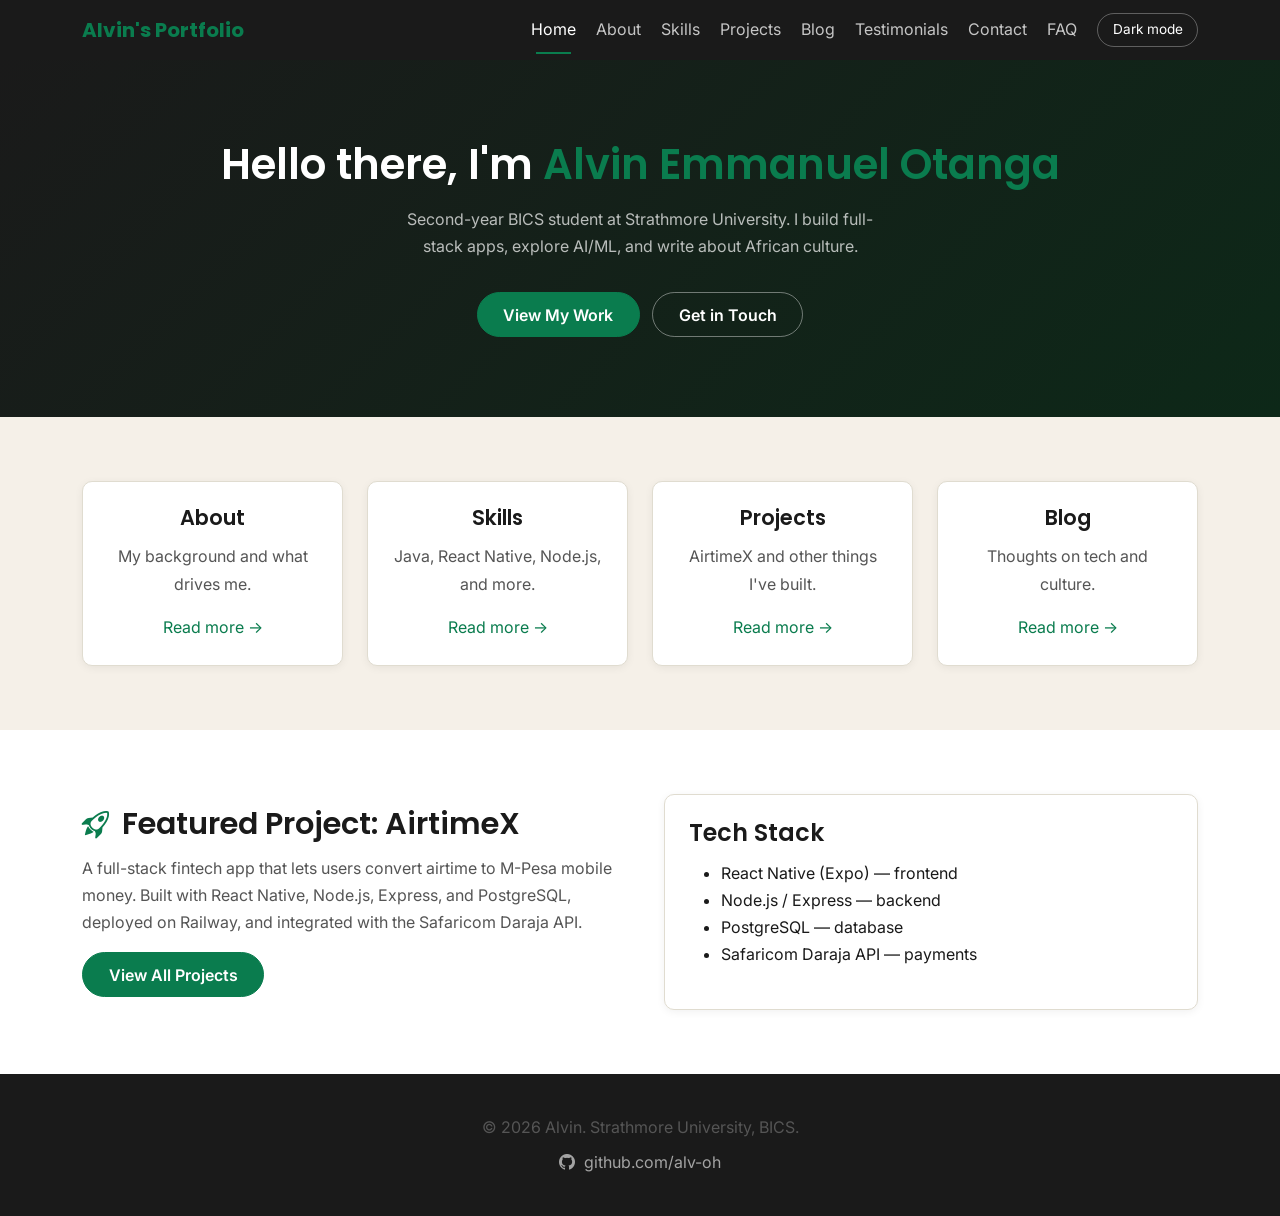
<file: index.html>
<!DOCTYPE html>
<html lang="en" data-theme="light">

<head>
  <meta charset="UTF-8" />
  <meta name="viewport" content="width=device-width, initial-scale=1.0" />
  <meta name="description" content="Alvin — BICS student at Strathmore University, Nairobi. Builder of AirtimeX." />
  <title>Alvin's Portfolio — Software Developer</title>

  <link href="https://fonts.googleapis.com/css2?family=Poppins:wght@600;700&family=Inter:wght@400;500;600&display=swap"
    rel="stylesheet" />
  <link href="https://cdn.jsdelivr.net/npm/bootstrap@5.3.3/dist/css/bootstrap.min.css" rel="stylesheet" />
  <link href="https://cdn.jsdelivr.net/npm/bootstrap-icons@1.11.3/font/bootstrap-icons.min.css" rel="stylesheet" />
  <link rel="stylesheet" href="css/styles.css" />
</head>

<body>

  <!-- ============ NAVBAR ============ -->
  <nav class="navbar navbar-expand-lg navbar-dark bg-custom sticky-top" aria-label="Main navigation">
    <div class="container">
      <a class="navbar-brand" href="index.html">Alvin's Portfolio</a>

      <button class="navbar-toggler" type="button" data-bs-toggle="collapse" data-bs-target="#navMenu"
        aria-controls="navMenu" aria-expanded="false" aria-label="Toggle navigation menu">
        <span class="navbar-toggler-icon"></span>
      </button>

      <div class="collapse navbar-collapse" id="navMenu">
        <ul class="navbar-nav ms-auto align-items-center gap-1">
          <li class="nav-item"><a class="nav-link active" href="index.html">Home</a></li>
          <li class="nav-item"><a class="nav-link" href="about.html">About</a></li>
          <li class="nav-item"><a class="nav-link" href="skills.html">Skills</a></li>
          <li class="nav-item"><a class="nav-link" href="projects.html">Projects</a></li>
          <li class="nav-item"><a class="nav-link" href="blog.html">Blog</a></li>
          <li class="nav-item"><a class="nav-link" href="testimonials.html">Testimonials</a></li>
          <li class="nav-item"><a class="nav-link" href="contact.html">Contact</a></li>
          <li class="nav-item"><a class="nav-link" href="faq.html">FAQ</a></li>
          <li class="nav-item ms-2">
            <button class="theme-btn" id="theme-btn" aria-label="Toggle dark and light mode">Dark mode</button>
          </li>
        </ul>
      </div>
    </div>
  </nav>

  <main>

    <!-- ============ HERO ============ -->
    <section class="hero">
      <div class="container">
        <h1>Hello there, I'm <span>Alvin Emmanuel Otanga</span></h1>
        <p>Second-year BICS student at Strathmore University. I build full-stack apps, explore AI/ML, and write about
          African culture.</p>
        <a href="projects.html" class="btn btn-green me-2">View My Work</a>
        <a href="contact.html" class="btn btn-outline-custom">Get in Touch</a>
      </div>
    </section>

    <!-- ============ QUICK LINKS ============ -->
    <section class="section">
      <div class="container">
        <div class="row g-4 text-center">

          <div class="col-lg-3 col-md-6 col-sm-6">
            <div class="card-simple">
              <h3>About</h3>
              <p>My background and what drives me.</p>
              <a href="about.html">Read more &rarr;</a>
            </div>
          </div>

          <div class="col-lg-3 col-md-6 col-sm-6">
            <div class="card-simple">
              <h3>Skills</h3>
              <p>Java, React Native, Node.js, and more.</p>
              <a href="skills.html">Read more &rarr;</a>
            </div>
          </div>

          <div class="col-lg-3 col-md-6 col-sm-6">
            <div class="card-simple">
              <h3>Projects</h3>
              <p>AirtimeX and other things I've built.</p>
              <a href="projects.html">Read more &rarr;</a>
            </div>
          </div>

          <div class="col-lg-3 col-md-6 col-sm-6">
            <div class="card-simple">
              <h3>Blog</h3>
              <p>Thoughts on tech and culture.</p>
              <a href="blog.html">Read more &rarr;</a>
            </div>
          </div>

        </div>
      </div>
    </section>

    <!-- ============ FEATURED PROJECT ============ -->
    <section class="section" style="background: var(--surface);">
      <div class="container">
        <div class="row align-items-center g-5">
          <div class="col-lg-6">
            <h2><i class="bi bi-rocket-takeoff" aria-hidden="true"></i> Featured Project: AirtimeX</h2>
            <p>A full-stack fintech app that lets users convert airtime to M-Pesa mobile money. Built with React Native,
              Node.js, Express, and PostgreSQL, deployed on Railway, and integrated with the Safaricom Daraja API.</p>
            <a href="projects.html" class="btn btn-green">View All Projects</a>
          </div>
          <div class="col-lg-6">
            <div class="card-simple">
              <h4>Tech Stack</h4>
              <ul>
                <li>React Native (Expo) — frontend</li>
                <li>Node.js / Express — backend</li>
                <li>PostgreSQL — database</li>
                <li>Safaricom Daraja API — payments</li>
              </ul>
            </div>
          </div>
        </div>
      </div>
    </section>

    <!-- ============ FOOTER ============ -->
  </main>

  <footer class="footer-custom">
    <div class="container">
      <p class="mb-2">&copy; 2026 Alvin. Strathmore University, BICS.</p>
      <a href="https://github.com/alv-oh" target="_blank" rel="noopener"><i class="bi bi-github" aria-hidden="true"></i>
        github.com/alv-oh</a>
    </div>
  </footer>

  <script src="https://cdn.jsdelivr.net/npm/bootstrap@5.3.3/dist/js/bootstrap.bundle.min.js"></script>
  <script src="js/main.js"></script>
</body>

</html>
</file>
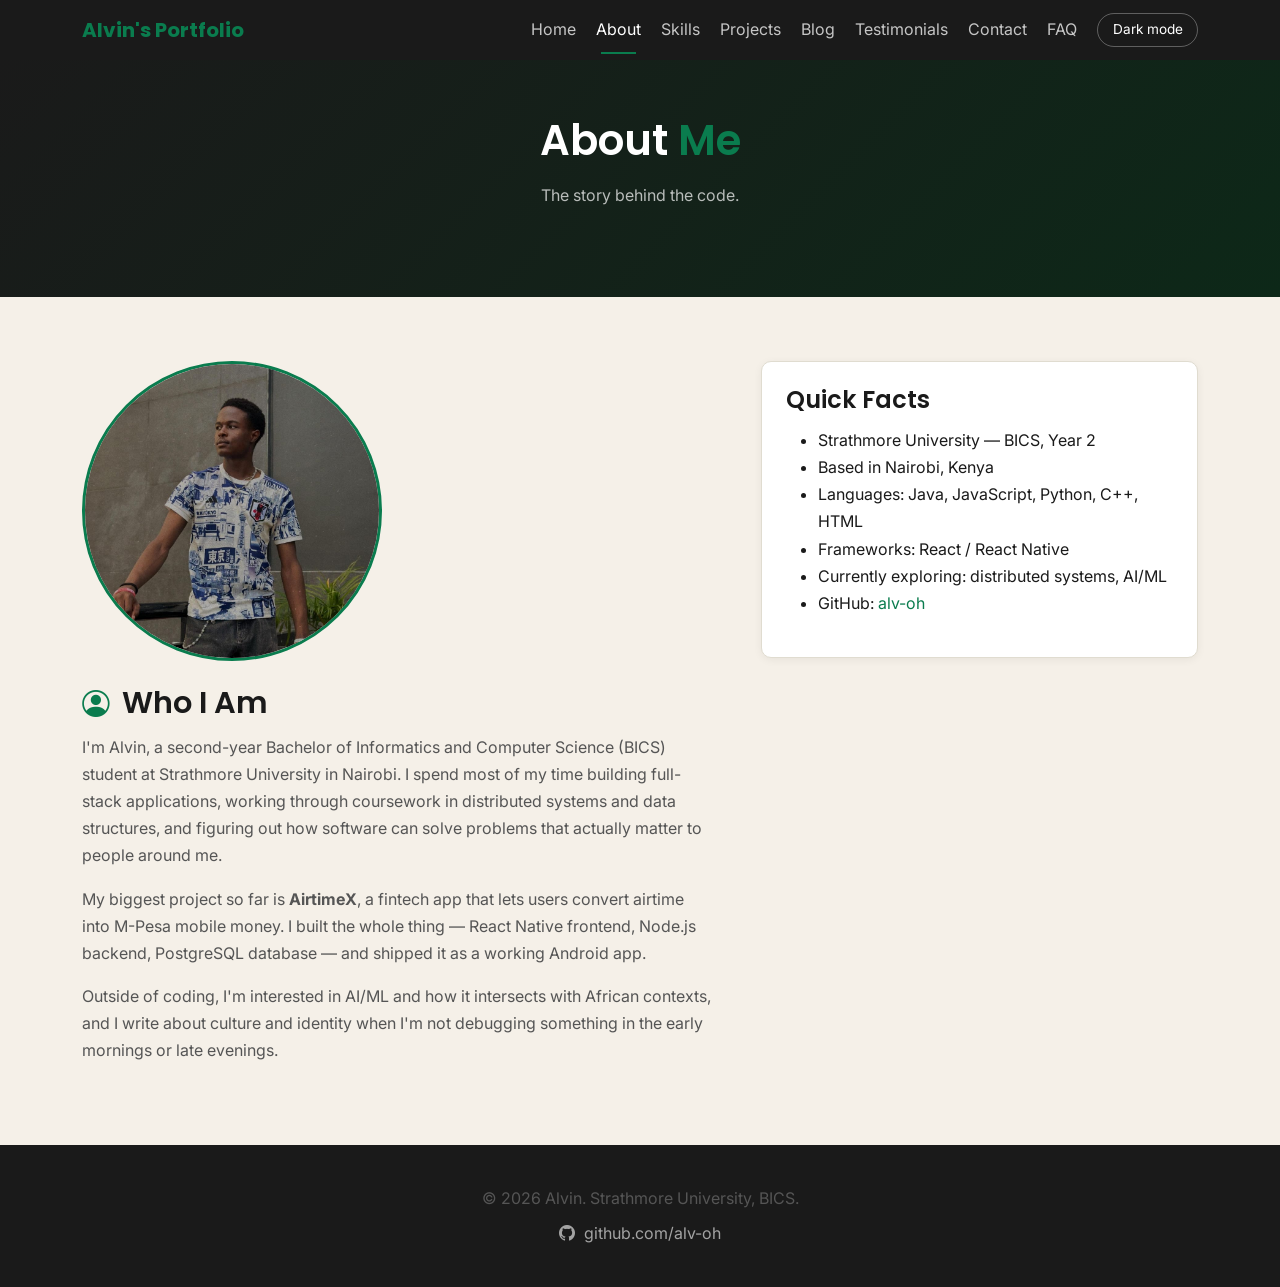
<file: about.html>
<!DOCTYPE html>
<html lang="en" data-theme="light">

<head>
  <meta charset="UTF-8" />
  <meta name="viewport" content="width=device-width, initial-scale=1.0" />
  <meta name="description" content="About Alvin — BICS student at Strathmore University, Nairobi." />
  <title>About — Alvin's Portfolio</title>

  <link href="https://fonts.googleapis.com/css2?family=Poppins:wght@600;700&family=Inter:wght@400;500;600&display=swap"
    rel="stylesheet" />
  <link href="https://cdn.jsdelivr.net/npm/bootstrap@5.3.3/dist/css/bootstrap.min.css" rel="stylesheet" />
  <link href="https://cdn.jsdelivr.net/npm/bootstrap-icons@1.11.3/font/bootstrap-icons.min.css" rel="stylesheet" />
  <link rel="stylesheet" href="css/styles.css" />
</head>

<body>

  <!-- ============ NAVBAR ============ -->
  <nav class="navbar navbar-expand-lg navbar-dark bg-custom sticky-top" aria-label="Main navigation">
    <div class="container">
      <a class="navbar-brand" href="index.html">Alvin's Portfolio</a>

      <button class="navbar-toggler" type="button" data-bs-toggle="collapse" data-bs-target="#navMenu"
        aria-controls="navMenu" aria-expanded="false" aria-label="Toggle navigation menu">
        <span class="navbar-toggler-icon"></span>
      </button>

      <div class="collapse navbar-collapse" id="navMenu">
        <ul class="navbar-nav ms-auto align-items-center gap-1">
          <li class="nav-item"><a class="nav-link" href="index.html">Home</a></li>
          <li class="nav-item"><a class="nav-link active" href="about.html">About</a></li>
          <li class="nav-item"><a class="nav-link" href="skills.html">Skills</a></li>
          <li class="nav-item"><a class="nav-link" href="projects.html">Projects</a></li>
          <li class="nav-item"><a class="nav-link" href="blog.html">Blog</a></li>
          <li class="nav-item"><a class="nav-link" href="testimonials.html">Testimonials</a></li>
          <li class="nav-item"><a class="nav-link" href="contact.html">Contact</a></li>
          <li class="nav-item"><a class="nav-link" href="faq.html">FAQ</a></li>
          <li class="nav-item ms-2">
            <button class="theme-btn" id="theme-btn" aria-label="Toggle dark and light mode">Dark mode</button>
          </li>
        </ul>
      </div>
    </div>
  </nav>

  <main>

    <!-- ============ PAGE HEADER ============ -->
    <section class="hero" style="padding: 3.5rem 0;">
      <div class="container">
        <h1>About <span>Me</span></h1>
        <p>The story behind the code.</p>
      </div>
    </section>

    <!-- ============ MAIN CONTENT ============ -->
    <section class="section">
      <div class="container">
        <div class="row g-5 align-items-start">

          <div class="col-lg-7">
            <img src="assets/images/profile.jpeg" alt="Alvin, a BICS student at Strathmore University"
              class="profile-photo mb-4">
            <h2><i class="bi bi-person-circle" aria-hidden="true"></i> Who I Am</h2>
            <p>
              I'm Alvin, a second-year Bachelor of Informatics and Computer Science
              (BICS) student at Strathmore University in Nairobi. I spend most of my
              time building full-stack applications, working through coursework in
              distributed systems and data structures, and figuring out how software
              can solve problems that actually matter to people around me.
            </p>
            <p>
              My biggest project so far is <strong>AirtimeX</strong>, a fintech app
              that lets users convert airtime into M-Pesa mobile money. I built the
              whole thing — React Native frontend, Node.js backend, PostgreSQL
              database — and shipped it as a working Android app.
            </p>
            <p>
              Outside of coding, I'm interested in AI/ML and how it intersects with
              African contexts, and I write about culture and identity when I'm not
              debugging something in the early mornings or late evenings.
            </p>
          </div>

          <div class="col-lg-5">
            <div class="card-simple">
              <h4>Quick Facts</h4>
              <ul>
                <li>Strathmore University — BICS, Year 2</li>
                <li>Based in Nairobi, Kenya</li>
                <li>Languages: Java, JavaScript, Python, C++, HTML</li>
                <li>Frameworks: React / React Native</li>
                <li>Currently exploring: distributed systems, AI/ML</li>
                <li>GitHub: <a href="https://github.com/alv-oh" target="_blank" rel="noopener">alv-oh</a></li>
              </ul>
            </div>
          </div>

        </div>
      </div>
    </section>

    <!-- ============ FOOTER ============ -->
  </main>

  <footer class="footer-custom">
    <div class="container">
      <p class="mb-2">&copy; 2026 Alvin. Strathmore University, BICS.</p>
      <a href="https://github.com/alv-oh" target="_blank" rel="noopener"><i class="bi bi-github" aria-hidden="true"></i>
        github.com/alv-oh</a>
    </div>
  </footer>

  <script src="https://cdn.jsdelivr.net/npm/bootstrap@5.3.3/dist/js/bootstrap.bundle.min.js"></script>
  <script src="js/main.js"></script>
</body>

</html>
</file>
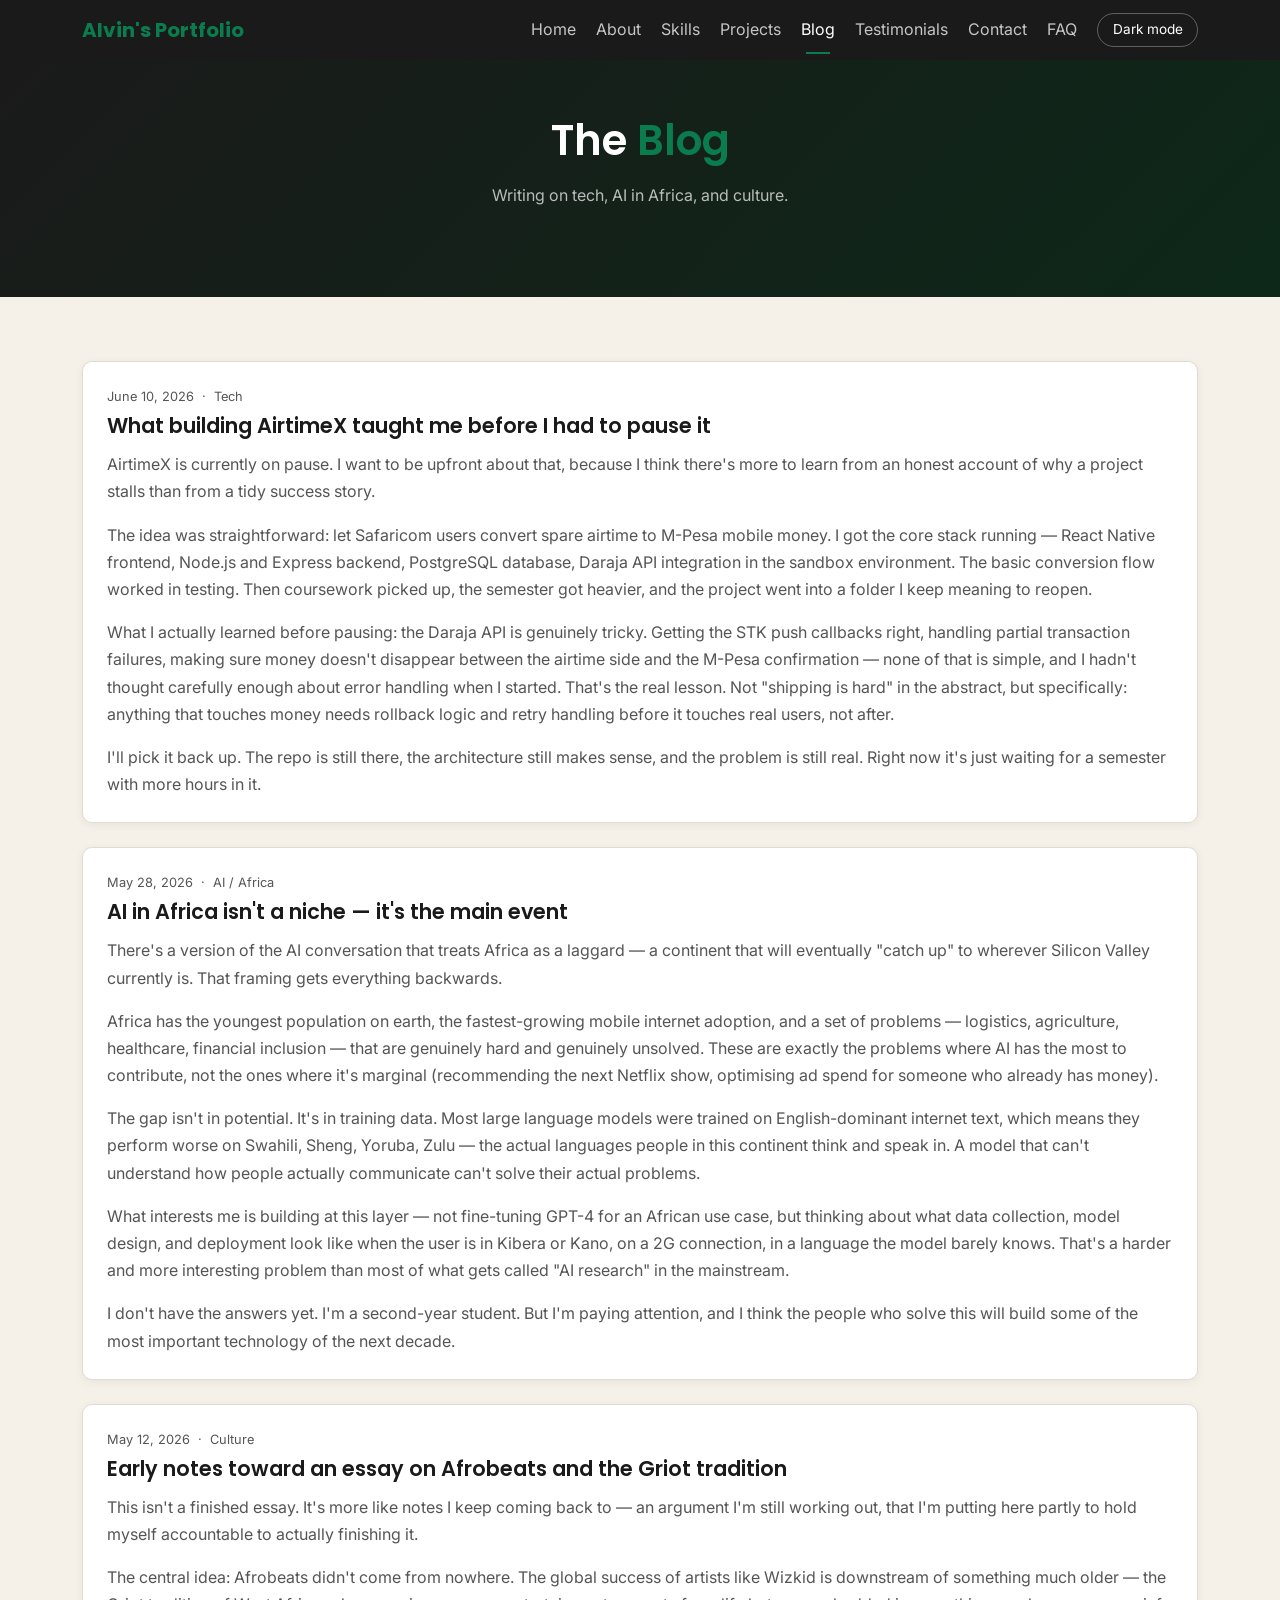
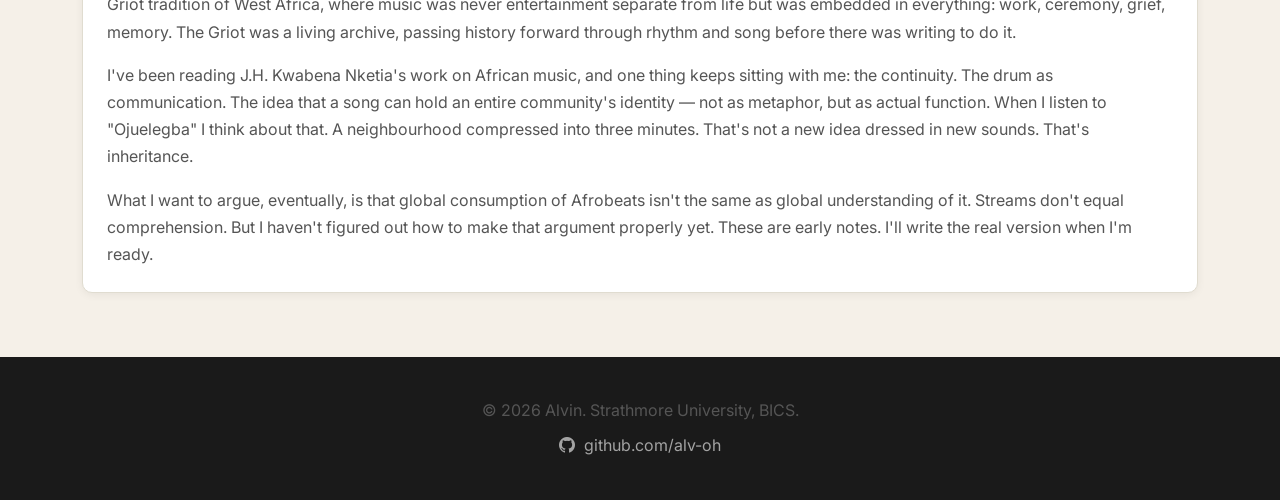
<file: blog.html>
<!DOCTYPE html>
<html lang="en" data-theme="light">

<head>
  <meta charset="UTF-8" />
  <meta name="viewport" content="width=device-width, initial-scale=1.0" />
  <meta name="description" content="Blog by Alvin — writing on tech, AI in Africa, and culture." />
  <title>Blog — Alvin's Portfolio</title>

  <link href="https://fonts.googleapis.com/css2?family=Poppins:wght@600;700&family=Inter:wght@400;500;600&display=swap"
    rel="stylesheet" />
  <link href="https://cdn.jsdelivr.net/npm/bootstrap@5.3.3/dist/css/bootstrap.min.css" rel="stylesheet" />
  <link href="https://cdn.jsdelivr.net/npm/bootstrap-icons@1.11.3/font/bootstrap-icons.min.css" rel="stylesheet" />
  <link rel="stylesheet" href="css/styles.css" />
</head>

<body>

  <!-- ============ NAVBAR ============ -->
  <nav class="navbar navbar-expand-lg navbar-dark bg-custom sticky-top" aria-label="Main navigation">
    <div class="container">
      <a class="navbar-brand" href="index.html">Alvin's Portfolio</a>

      <button class="navbar-toggler" type="button" data-bs-toggle="collapse" data-bs-target="#navMenu"
        aria-controls="navMenu" aria-expanded="false" aria-label="Toggle navigation menu">
        <span class="navbar-toggler-icon"></span>
      </button>

      <div class="collapse navbar-collapse" id="navMenu">
        <ul class="navbar-nav ms-auto align-items-center gap-1">
          <li class="nav-item"><a class="nav-link" href="index.html">Home</a></li>
          <li class="nav-item"><a class="nav-link" href="about.html">About</a></li>
          <li class="nav-item"><a class="nav-link" href="skills.html">Skills</a></li>
          <li class="nav-item"><a class="nav-link" href="projects.html">Projects</a></li>
          <li class="nav-item"><a class="nav-link active" href="blog.html">Blog</a></li>
          <li class="nav-item"><a class="nav-link" href="testimonials.html">Testimonials</a></li>
          <li class="nav-item"><a class="nav-link" href="contact.html">Contact</a></li>
          <li class="nav-item"><a class="nav-link" href="faq.html">FAQ</a></li>
          <li class="nav-item ms-2">
            <button class="theme-btn" id="theme-btn" aria-label="Toggle dark and light mode">Dark mode</button>
          </li>
        </ul>
      </div>
    </div>
  </nav>

  <main>

    <!-- ============ PAGE HEADER ============ -->
    <section class="hero" style="padding: 3.5rem 0;">
      <div class="container">
        <h1>The <span>Blog</span></h1>
        <p>Writing on tech, AI in Africa, and culture.</p>
      </div>
    </section>

    <!-- ============ BLOG POSTS ============ -->
    <section class="section">
      <div class="container">
        <div class="row g-4">

          <!-- Post 1 -->
          <div class="col-12">
            <div class="card-simple">
              <p style="font-size: 0.8rem; color: var(--ink-soft); margin-bottom: 0.4rem;">June 10, 2026 &nbsp;·&nbsp;
                Tech</p>
              <h3>What building AirtimeX taught me before I had to pause it</h3>
              <p>
                AirtimeX is currently on pause. I want to be upfront about that, because I think
                there's more to learn from an honest account of why a project stalls than from
                a tidy success story.
              </p>
              <p>
                The idea was straightforward: let Safaricom users convert spare airtime to
                M-Pesa mobile money. I got the core stack running — React Native frontend,
                Node.js and Express backend, PostgreSQL database, Daraja API integration in
                the sandbox environment. The basic conversion flow worked in testing. Then
                coursework picked up, the semester got heavier, and the project went into a
                folder I keep meaning to reopen.
              </p>
              <p>
                What I actually learned before pausing: the Daraja API is genuinely tricky.
                Getting the STK push callbacks right, handling partial transaction failures,
                making sure money doesn't disappear between the airtime side and the M-Pesa
                confirmation — none of that is simple, and I hadn't thought carefully enough
                about error handling when I started. That's the real lesson. Not "shipping is
                hard" in the abstract, but specifically: anything that touches money needs
                rollback logic and retry handling before it touches real users, not after.
              </p>
              <p style="margin: 0;">
                I'll pick it back up. The repo is still there, the architecture still makes
                sense, and the problem is still real. Right now it's just waiting for a
                semester with more hours in it.
              </p>
            </div>
          </div>

          <!-- Post 2 -->
          <div class="col-12">
            <div class="card-simple">
              <p style="font-size: 0.8rem; color: var(--ink-soft); margin-bottom: 0.4rem;">May 28, 2026 &nbsp;·&nbsp; AI
                / Africa</p>
              <h3>AI in Africa isn't a niche — it's the main event</h3>
              <p>
                There's a version of the AI conversation that treats Africa as a laggard —
                a continent that will eventually "catch up" to wherever Silicon Valley currently
                is. That framing gets everything backwards.
              </p>
              <p>
                Africa has the youngest population on earth, the fastest-growing mobile
                internet adoption, and a set of problems — logistics, agriculture, healthcare,
                financial inclusion — that are genuinely hard and genuinely unsolved. These are
                exactly the problems where AI has the most to contribute, not the ones where it's
                marginal (recommending the next Netflix show, optimising ad spend for someone
                who already has money).
              </p>
              <p>
                The gap isn't in potential. It's in training data. Most large language models
                were trained on English-dominant internet text, which means they perform worse
                on Swahili, Sheng, Yoruba, Zulu — the actual languages people in this continent
                think and speak in. A model that can't understand how people actually communicate
                can't solve their actual problems.
              </p>
              <p>
                What interests me is building at this layer — not fine-tuning GPT-4 for an
                African use case, but thinking about what data collection, model design, and
                deployment look like when the user is in Kibera or Kano, on a 2G connection,
                in a language the model barely knows. That's a harder and more interesting
                problem than most of what gets called "AI research" in the mainstream.
              </p>
              <p style="margin: 0;">
                I don't have the answers yet. I'm a second-year student. But I'm paying attention,
                and I think the people who solve this will build some of the most important
                technology of the next decade.
              </p>
            </div>
          </div>

          <!-- Post 3 -->
          <div class="col-12">
            <div class="card-simple">
              <p style="font-size: 0.8rem; color: var(--ink-soft); margin-bottom: 0.4rem;">May 12, 2026 &nbsp;·&nbsp;
                Culture</p>
              <h3>Early notes toward an essay on Afrobeats and the Griot tradition</h3>
              <p>
                This isn't a finished essay. It's more like notes I keep coming back to —
                an argument I'm still working out, that I'm putting here partly to hold myself
                accountable to actually finishing it.
              </p>
              <p>
                The central idea: Afrobeats didn't come from nowhere. The global success of
                artists like Wizkid is downstream of something much older — the Griot tradition
                of West Africa, where music was never entertainment separate from life but was
                embedded in everything: work, ceremony, grief, memory. The Griot was a living
                archive, passing history forward through rhythm and song before there was
                writing to do it.
              </p>
              <p>
                I've been reading J.H. Kwabena Nketia's work on African music, and one thing
                keeps sitting with me: the continuity. The drum as communication. The idea that
                a song can hold an entire community's identity — not as metaphor, but as
                actual function. When I listen to "Ojuelegba" I think about that. A
                neighbourhood compressed into three minutes. That's not a new idea dressed in
                new sounds. That's inheritance.
              </p>
              <p style="margin: 0;">
                What I want to argue, eventually, is that global consumption of Afrobeats
                isn't the same as global understanding of it. Streams don't equal comprehension.
                But I haven't figured out how to make that argument properly yet. These are
                early notes. I'll write the real version when I'm ready.
              </p>
            </div>
          </div>

        </div>
      </div>
    </section>

    <!-- ============ FOOTER ============ -->
  </main>

  <footer class="footer-custom">
    <div class="container">
      <p class="mb-2">&copy; 2026 Alvin. Strathmore University, BICS.</p>
      <a href="https://github.com/alv-oh" target="_blank" rel="noopener"><i class="bi bi-github" aria-hidden="true"></i>
        github.com/alv-oh</a>
    </div>
  </footer>

  <script src="https://cdn.jsdelivr.net/npm/bootstrap@5.3.3/dist/js/bootstrap.bundle.min.js"></script>
  <script src="js/main.js"></script>
</body>

</html>
</file>
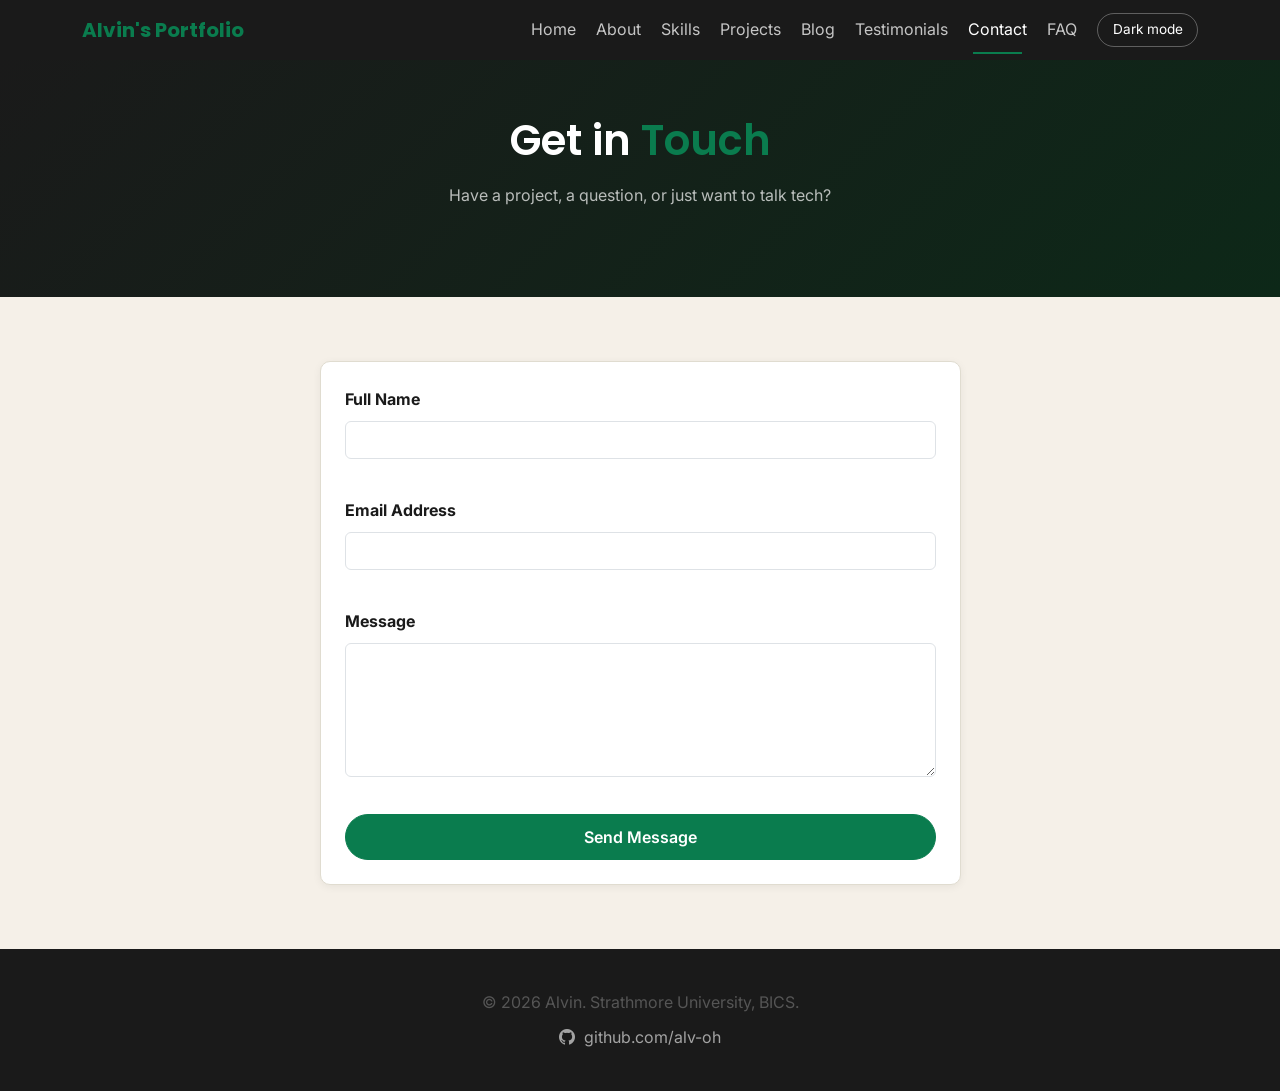
<file: contact.html>
<!DOCTYPE html>
<html lang="en" data-theme="light">

<head>
  <meta charset="UTF-8" />
  <meta name="viewport" content="width=device-width, initial-scale=1.0" />
  <meta name="description" content="Get in touch with Alvin." />
  <title>Contact — Alvin's Portfolio</title>

  <link href="https://fonts.googleapis.com/css2?family=Poppins:wght@600;700&family=Inter:wght@400;500;600&display=swap"
    rel="stylesheet" />
  <link href="https://cdn.jsdelivr.net/npm/bootstrap@5.3.3/dist/css/bootstrap.min.css" rel="stylesheet" />
  <link href="https://cdn.jsdelivr.net/npm/bootstrap-icons@1.11.3/font/bootstrap-icons.min.css" rel="stylesheet" />
  <link rel="stylesheet" href="css/styles.css" />
</head>

<body>

  <!-- ============ NAVBAR ============ -->
  <nav class="navbar navbar-expand-lg navbar-dark bg-custom sticky-top" aria-label="Main navigation">
    <div class="container">
      <a class="navbar-brand" href="index.html">Alvin's Portfolio</a>

      <button class="navbar-toggler" type="button" data-bs-toggle="collapse" data-bs-target="#navMenu"
        aria-controls="navMenu" aria-expanded="false" aria-label="Toggle navigation menu">
        <span class="navbar-toggler-icon"></span>
      </button>

      <div class="collapse navbar-collapse" id="navMenu">
        <ul class="navbar-nav ms-auto align-items-center gap-1">
          <li class="nav-item"><a class="nav-link" href="index.html">Home</a></li>
          <li class="nav-item"><a class="nav-link" href="about.html">About</a></li>
          <li class="nav-item"><a class="nav-link" href="skills.html">Skills</a></li>
          <li class="nav-item"><a class="nav-link" href="projects.html">Projects</a></li>
          <li class="nav-item"><a class="nav-link" href="blog.html">Blog</a></li>
          <li class="nav-item"><a class="nav-link" href="testimonials.html">Testimonials</a></li>
          <li class="nav-item"><a class="nav-link active" href="contact.html">Contact</a></li>
          <li class="nav-item"><a class="nav-link" href="faq.html">FAQ</a></li>
          <li class="nav-item ms-2">
            <button class="theme-btn" id="theme-btn" aria-label="Toggle dark and light mode">Dark mode</button>
          </li>
        </ul>
      </div>
    </div>
  </nav>

  <main>

    <!-- ============ PAGE HEADER ============ -->
    <section class="hero" style="padding: 3.5rem 0;">
      <div class="container">
        <h1>Get in <span>Touch</span></h1>
        <p>Have a project, a question, or just want to talk tech?</p>
      </div>
    </section>

    <!-- ============ CONTACT FORM ============ -->
    <section class="section">
      <div class="container">
        <div class="row justify-content-center">
          <div class="col-lg-7">

            <div class="card-simple">
              <form id="contactForm" novalidate>

                <div class="mb-3">
                  <label for="nameInput" class="form-label fw-bold">Full Name</label>
                  <input type="text" class="form-control" id="nameInput" name="name">
                  <small class="error-text" id="nameError"></small>
                </div>

                <div class="mb-3">
                  <label for="emailInput" class="form-label fw-bold">Email Address</label>
                  <input type="text" class="form-control" id="emailInput" name="email">
                  <small class="error-text" id="emailError"></small>
                </div>

                <div class="mb-3">
                  <label for="messageInput" class="form-label fw-bold">Message</label>
                  <textarea class="form-control" id="messageInput" name="message" rows="5"></textarea>
                  <small class="error-text" id="messageError"></small>
                </div>

                <button type="submit" class="btn btn-green w-100">Send Message</button>
              </form>

              <div id="formSuccess" class="success-box d-none">
                Thanks! Your message looks good — this is a demo form, so nothing is actually sent, but the validation
                above is fully functional.
              </div>
            </div>

          </div>
        </div>
      </div>
    </section>

    <!-- ============ FOOTER ============ -->
  </main>

  <footer class="footer-custom">
    <div class="container">
      <p class="mb-2">&copy; 2026 Alvin. Strathmore University, BICS.</p>
      <a href="https://github.com/alv-oh" target="_blank" rel="noopener"><i class="bi bi-github" aria-hidden="true"></i>
        github.com/alv-oh</a>
    </div>
  </footer>

  <script src="https://cdn.jsdelivr.net/npm/bootstrap@5.3.3/dist/js/bootstrap.bundle.min.js"></script>
  <script src="js/main.js"></script>
  <script src="js/form.js"></script>
</body>

</html>
</file>
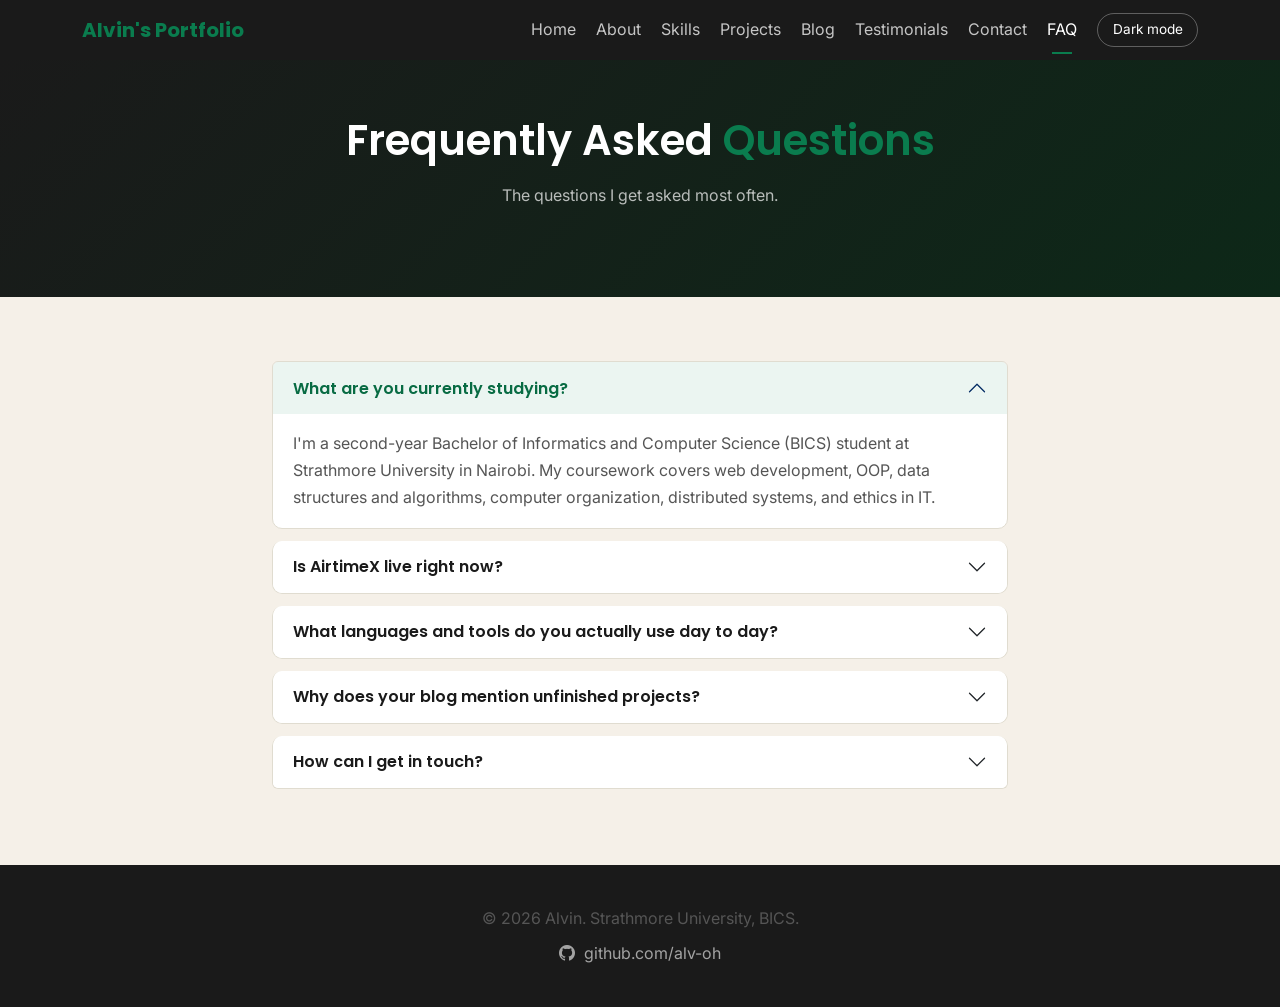
<file: faq.html>
<!DOCTYPE html>
<html lang="en" data-theme="light">

<head>
  <meta charset="UTF-8" />
  <meta name="viewport" content="width=device-width, initial-scale=1.0" />
  <meta name="description" content="Frequently asked questions about Alvin's work and background." />
  <title>FAQ — Alvin's Portfolio</title>

  <link href="https://fonts.googleapis.com/css2?family=Poppins:wght@600;700&family=Inter:wght@400;500;600&display=swap"
    rel="stylesheet" />
  <link href="https://cdn.jsdelivr.net/npm/bootstrap@5.3.3/dist/css/bootstrap.min.css" rel="stylesheet" />
  <link href="https://cdn.jsdelivr.net/npm/bootstrap-icons@1.11.3/font/bootstrap-icons.min.css" rel="stylesheet" />
  <link rel="stylesheet" href="css/styles.css" />
</head>

<body>

  <!-- ============ NAVBAR ============ -->
  <nav class="navbar navbar-expand-lg navbar-dark bg-custom sticky-top" aria-label="Main navigation">
    <div class="container">
      <a class="navbar-brand" href="index.html">Alvin's Portfolio</a>

      <button class="navbar-toggler" type="button" data-bs-toggle="collapse" data-bs-target="#navMenu"
        aria-controls="navMenu" aria-expanded="false" aria-label="Toggle navigation menu">
        <span class="navbar-toggler-icon"></span>
      </button>

      <div class="collapse navbar-collapse" id="navMenu">
        <ul class="navbar-nav ms-auto align-items-center gap-1">
          <li class="nav-item"><a class="nav-link" href="index.html">Home</a></li>
          <li class="nav-item"><a class="nav-link" href="about.html">About</a></li>
          <li class="nav-item"><a class="nav-link" href="skills.html">Skills</a></li>
          <li class="nav-item"><a class="nav-link" href="projects.html">Projects</a></li>
          <li class="nav-item"><a class="nav-link" href="blog.html">Blog</a></li>
          <li class="nav-item"><a class="nav-link" href="testimonials.html">Testimonials</a></li>
          <li class="nav-item"><a class="nav-link" href="contact.html">Contact</a></li>
          <li class="nav-item"><a class="nav-link active" href="faq.html">FAQ</a></li>
          <li class="nav-item ms-2">
            <button class="theme-btn" id="theme-btn" aria-label="Toggle dark and light mode">Dark mode</button>
          </li>
        </ul>
      </div>
    </div>
  </nav>

  <main>

    <!-- ============ PAGE HEADER ============ -->
    <section class="hero" style="padding: 3.5rem 0;">
      <div class="container">
        <h1>Frequently Asked <span>Questions</span></h1>
        <p>The questions I get asked most often.</p>
      </div>
    </section>

    <!-- ============ FAQ ACCORDION ============ -->
    <section class="section">
      <div class="container">
        <div class="row justify-content-center">
          <div class="col-lg-8">

            <div class="accordion" id="faqAccordion">

              <div class="accordion-item">
                <h2 class="accordion-header">
                  <button class="accordion-button" type="button" data-bs-toggle="collapse" data-bs-target="#faq1">
                    What are you currently studying?
                  </button>
                </h2>
                <div id="faq1" class="accordion-collapse collapse show" data-bs-parent="#faqAccordion">
                  <div class="accordion-body">
                    I'm a second-year Bachelor of Informatics and Computer Science
                    (BICS) student at Strathmore University in Nairobi. My coursework
                    covers web development, OOP, data structures and algorithms,
                    computer organization, distributed systems, and ethics in IT.
                  </div>
                </div>
              </div>

              <div class="accordion-item">
                <h2 class="accordion-header">
                  <button class="accordion-button collapsed" type="button" data-bs-toggle="collapse"
                    data-bs-target="#faq2">
                    Is AirtimeX live right now?
                  </button>
                </h2>
                <div id="faq2" class="accordion-collapse collapse" data-bs-parent="#faqAccordion">
                  <div class="accordion-body">
                    Not currently — it's paused while I focus on coursework. The
                    core stack is built and the conversion flow works in testing,
                    but it's not production-ready yet. More detail on the
                    <a href="projects.html">Projects page</a>.
                  </div>
                </div>
              </div>

              <div class="accordion-item">
                <h2 class="accordion-header">
                  <button class="accordion-button collapsed" type="button" data-bs-toggle="collapse"
                    data-bs-target="#faq3">
                    What languages and tools do you actually use day to day?
                  </button>
                </h2>
                <div id="faq3" class="accordion-collapse collapse" data-bs-parent="#faqAccordion">
                  <div class="accordion-body">
                    Mostly Java for coursework (OOP, distributed systems with RMI),
                    JavaScript for web projects, and some Python. I work in IntelliJ
                    IDEA and VS Code, and use Git/GitHub for everything, including
                    this site.
                  </div>
                </div>
              </div>

              <div class="accordion-item">
                <h2 class="accordion-header">
                  <button class="accordion-button collapsed" type="button" data-bs-toggle="collapse"
                    data-bs-target="#faq4">
                    Why does your blog mention unfinished projects?
                  </button>
                </h2>
                <div id="faq4" class="accordion-collapse collapse" data-bs-parent="#faqAccordion">
                  <div class="accordion-body">
                    Because that's honest. Not everything I start gets finished on
                    schedule, and I'd rather show real progress — including the
                    pauses — than pretend everything wrapped up neatly. It's
                    something I'm actively working on as a habit.
                  </div>
                </div>
              </div>

              <div class="accordion-item">
                <h2 class="accordion-header">
                  <button class="accordion-button collapsed" type="button" data-bs-toggle="collapse"
                    data-bs-target="#faq5">
                    How can I get in touch?
                  </button>
                </h2>
                <div id="faq5" class="accordion-collapse collapse" data-bs-parent="#faqAccordion">
                  <div class="accordion-body">
                    Easiest way is the <a href="contact.html">Contact page</a> on
                    this site, or through my GitHub at
                    <a href="https://github.com/alv-oh" target="_blank" rel="noopener"><i class="bi bi-github"
                        aria-hidden="true"></i> github.com/alv-oh</a>.
                  </div>
                </div>
              </div>

            </div>

          </div>
        </div>
      </div>
    </section>

    <!-- ============ FOOTER ============ -->
  </main>

  <footer class="footer-custom">
    <div class="container">
      <p class="mb-2">&copy; 2026 Alvin. Strathmore University, BICS.</p>
      <a href="https://github.com/alv-oh" target="_blank" rel="noopener"><i class="bi bi-github" aria-hidden="true"></i>
        github.com/alv-oh</a>
    </div>
  </footer>

  <script src="https://cdn.jsdelivr.net/npm/bootstrap@5.3.3/dist/js/bootstrap.bundle.min.js"></script>
  <script src="js/main.js"></script>
</body>

</html>
</file>
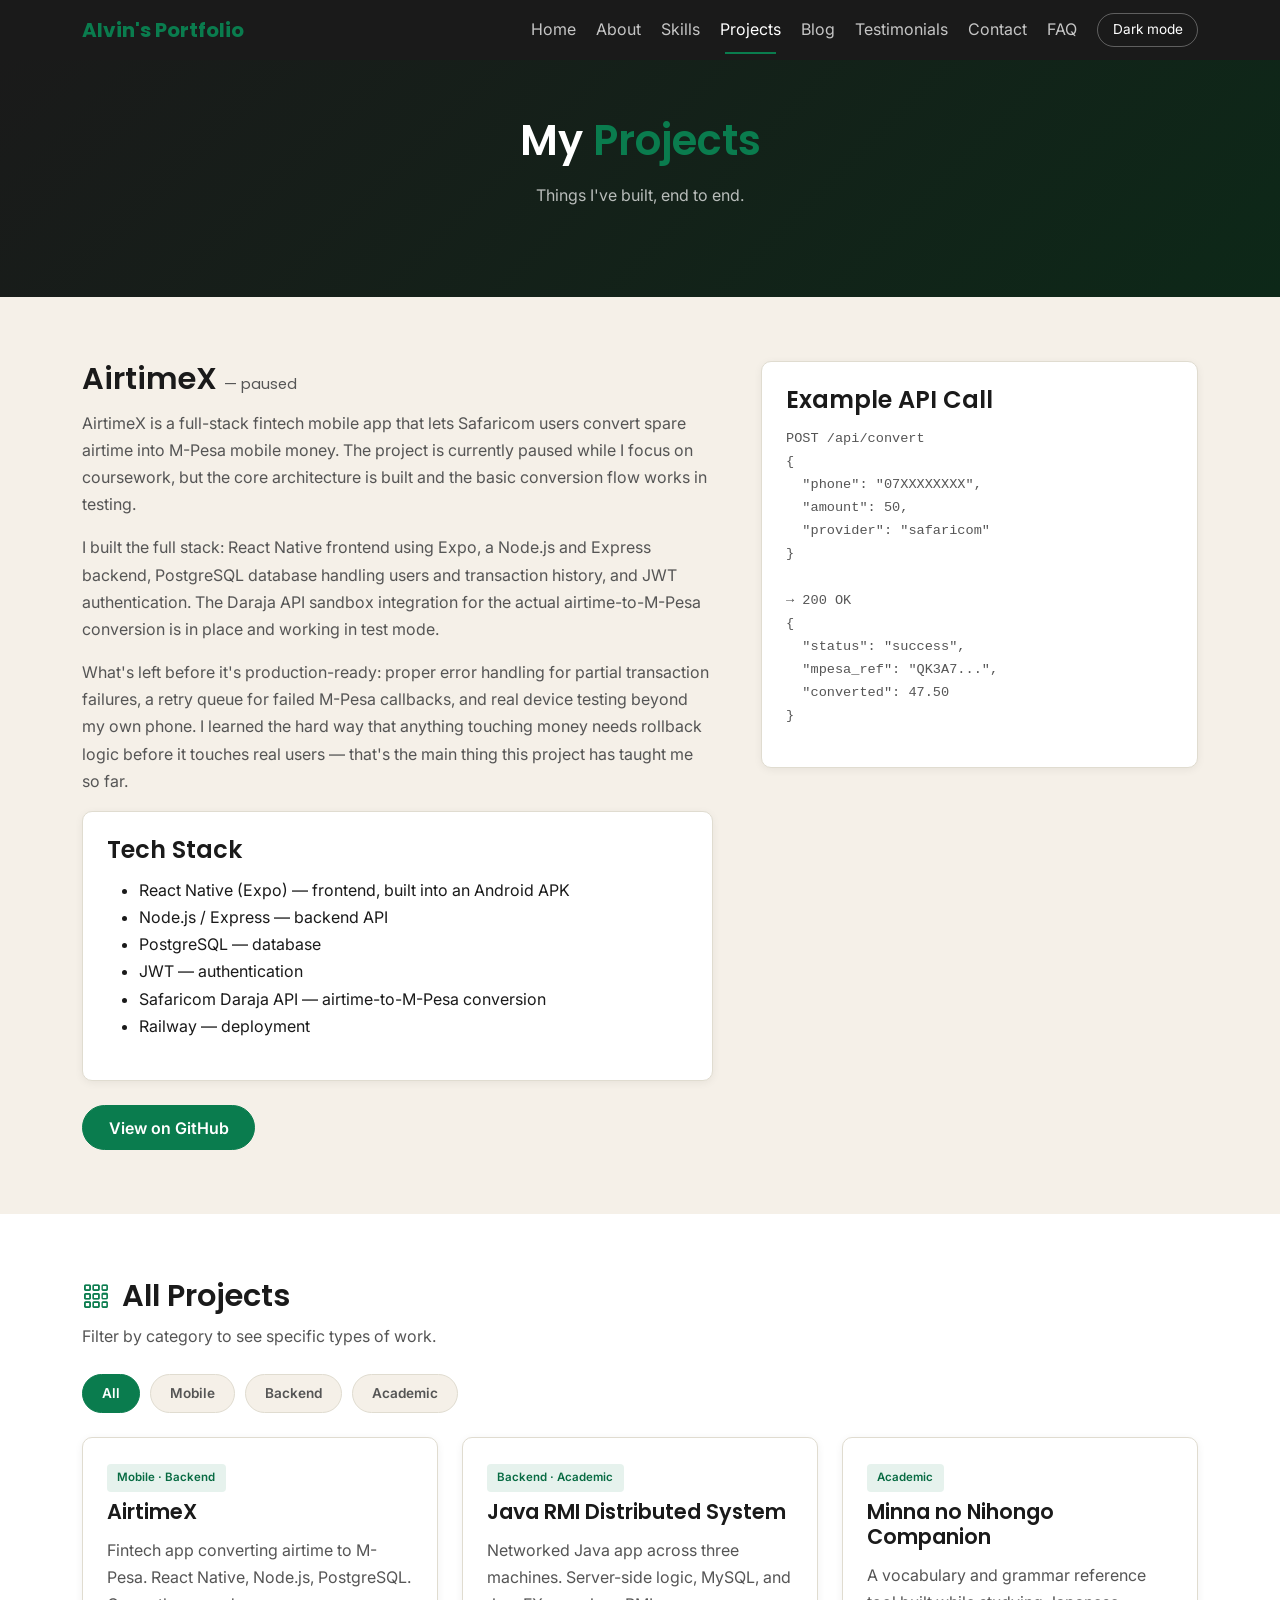
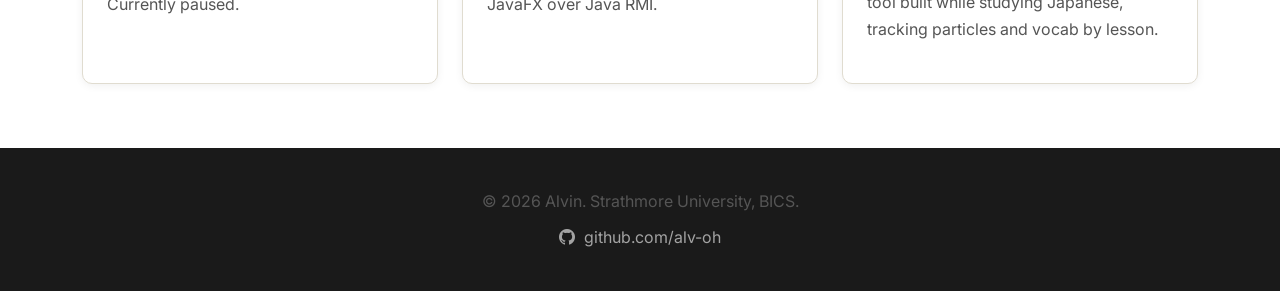
<file: projects.html>
<!DOCTYPE html>
<html lang="en" data-theme="light">

<head>
  <meta charset="UTF-8" />
  <meta name="viewport" content="width=device-width, initial-scale=1.0" />
  <meta name="description" content="Projects by Alvin, including AirtimeX — a full-stack fintech app." />
  <title>Projects — Alvin's Portfolio</title>

  <link href="https://fonts.googleapis.com/css2?family=Poppins:wght@600;700&family=Inter:wght@400;500;600&display=swap"
    rel="stylesheet" />
  <link href="https://cdn.jsdelivr.net/npm/bootstrap@5.3.3/dist/css/bootstrap.min.css" rel="stylesheet" />
  <link href="https://cdn.jsdelivr.net/npm/bootstrap-icons@1.11.3/font/bootstrap-icons.min.css" rel="stylesheet" />
  <link rel="stylesheet" href="css/styles.css" />
</head>

<body>

  <!-- ============ NAVBAR ============ -->
  <nav class="navbar navbar-expand-lg navbar-dark bg-custom sticky-top" aria-label="Main navigation">
    <div class="container">
      <a class="navbar-brand" href="index.html">Alvin's Portfolio</a>

      <button class="navbar-toggler" type="button" data-bs-toggle="collapse" data-bs-target="#navMenu"
        aria-controls="navMenu" aria-expanded="false" aria-label="Toggle navigation menu">
        <span class="navbar-toggler-icon"></span>
      </button>

      <div class="collapse navbar-collapse" id="navMenu">
        <ul class="navbar-nav ms-auto align-items-center gap-1">
          <li class="nav-item"><a class="nav-link" href="index.html">Home</a></li>
          <li class="nav-item"><a class="nav-link" href="about.html">About</a></li>
          <li class="nav-item"><a class="nav-link" href="skills.html">Skills</a></li>
          <li class="nav-item"><a class="nav-link active" href="projects.html">Projects</a></li>
          <li class="nav-item"><a class="nav-link" href="blog.html">Blog</a></li>
          <li class="nav-item"><a class="nav-link" href="testimonials.html">Testimonials</a></li>
          <li class="nav-item"><a class="nav-link" href="contact.html">Contact</a></li>
          <li class="nav-item"><a class="nav-link" href="faq.html">FAQ</a></li>
          <li class="nav-item ms-2">
            <button class="theme-btn" id="theme-btn" aria-label="Toggle dark and light mode">Dark mode</button>
          </li>
        </ul>
      </div>
    </div>
  </nav>

  <main>

    <!-- ============ PAGE HEADER ============ -->
    <section class="hero" style="padding: 3.5rem 0;">
      <div class="container">
        <h1>My <span>Projects</span></h1>
        <p>Things I've built, end to end.</p>
      </div>
    </section>

    <!-- ============ FEATURED: AIRTIMEX ============ -->
    <section class="section">
      <div class="container">
        <div class="row g-5 align-items-start">

          <div class="col-lg-7">
            <h2>AirtimeX <span style="font-size: 0.9rem; color: var(--ink-soft); font-weight: 400;">— paused</span></h2>
            <p>
              AirtimeX is a full-stack fintech mobile app that lets Safaricom users
              convert spare airtime into M-Pesa mobile money. The project is currently
              paused while I focus on coursework, but the core architecture is built
              and the basic conversion flow works in testing.
            </p>
            <p>
              I built the full stack: React Native frontend using Expo, a Node.js and
              Express backend, PostgreSQL database handling users and transaction
              history, and JWT authentication. The Daraja API sandbox integration
              for the actual airtime-to-M-Pesa conversion is in place and working
              in test mode.
            </p>
            <p>
              What's left before it's production-ready: proper error handling for
              partial transaction failures, a retry queue for failed M-Pesa callbacks,
              and real device testing beyond my own phone. I learned the hard way that
              anything touching money needs rollback logic before it touches real users —
              that's the main thing this project has taught me so far.
            </p>

            <div class="card-simple mb-4">
              <h4>Tech Stack</h4>
              <ul>
                <li>React Native (Expo) — frontend, built into an Android APK</li>
                <li>Node.js / Express — backend API</li>
                <li>PostgreSQL — database</li>
                <li>JWT — authentication</li>
                <li>Safaricom Daraja API — airtime-to-M-Pesa conversion</li>
                <li>Railway — deployment</li>
              </ul>
            </div>

            <a href="https://github.com/alv-oh" target="_blank" rel="noopener" class="btn btn-green">View on GitHub</a>
          </div>

          <div class="col-lg-5">
            <div class="card-simple">
              <h4>Example API Call</h4>
              <pre style="white-space: pre-wrap; font-size: 0.85rem; color: var(--ink-soft);"><code>POST /api/convert
{
  "phone": "07XXXXXXXX",
  "amount": 50,
  "provider": "safaricom"
}

&rarr; 200 OK
{
  "status": "success",
  "mpesa_ref": "QK3A7...",
  "converted": 47.50
}</code></pre>
            </div>
          </div>

        </div>
      </div>
    </section>

    <!-- ============ FILTERABLE PROJECT GALLERY ============ -->
    <section class="section" style="background: var(--surface);">
      <div class="container">

        <h2 class="mb-2"><i class="bi bi-grid-3x3-gap" aria-hidden="true"></i> All Projects</h2>
        <p class="mb-4">Filter by category to see specific types of work.</p>

        <!-- Filter buttons -->
        <div class="filter-bar mb-4">
          <button class="filter-btn active" data-filter="all">All</button>
          <button class="filter-btn" data-filter="mobile">Mobile</button>
          <button class="filter-btn" data-filter="backend">Backend</button>
          <button class="filter-btn" data-filter="academic">Academic</button>
        </div>

        <!-- Project cards -->
        <div class="row g-4" id="projectGallery">

          <div class="col-md-4 project-item" data-category="mobile backend">
            <div class="card-simple">
              <span class="tag-pill">Mobile · Backend</span>
              <h3 class="mt-2">AirtimeX</h3>
              <p>Fintech app converting airtime to M-Pesa. React Native, Node.js, PostgreSQL. Currently paused.</p>
            </div>
          </div>

          <div class="col-md-4 project-item" data-category="backend academic">
            <div class="card-simple">
              <span class="tag-pill">Backend · Academic</span>
              <h3 class="mt-2">Java RMI Distributed System</h3>
              <p>Networked Java app across three machines. Server-side logic, MySQL, and JavaFX over Java RMI.</p>
            </div>
          </div>

          <div class="col-md-4 project-item" data-category="academic">
            <div class="card-simple">
              <span class="tag-pill">Academic</span>
              <h3 class="mt-2">Minna no Nihongo Companion</h3>
              <p>A vocabulary and grammar reference tool built while studying Japanese, tracking particles and vocab by
                lesson.</p>
            </div>
          </div>

        </div>

      </div>
    </section>

    <!-- ============ FOOTER ============ -->
  </main>

  <footer class="footer-custom">
    <div class="container">
      <p class="mb-2">&copy; 2026 Alvin. Strathmore University, BICS.</p>
      <a href="https://github.com/alv-oh" target="_blank" rel="noopener"><i class="bi bi-github" aria-hidden="true"></i>
        github.com/alv-oh</a>
    </div>
  </footer>

  <script src="https://cdn.jsdelivr.net/npm/bootstrap@5.3.3/dist/js/bootstrap.bundle.min.js"></script>
  <script src="js/main.js"></script>
  <script src="js/gallery.js"></script>
</body>

</html>
</file>
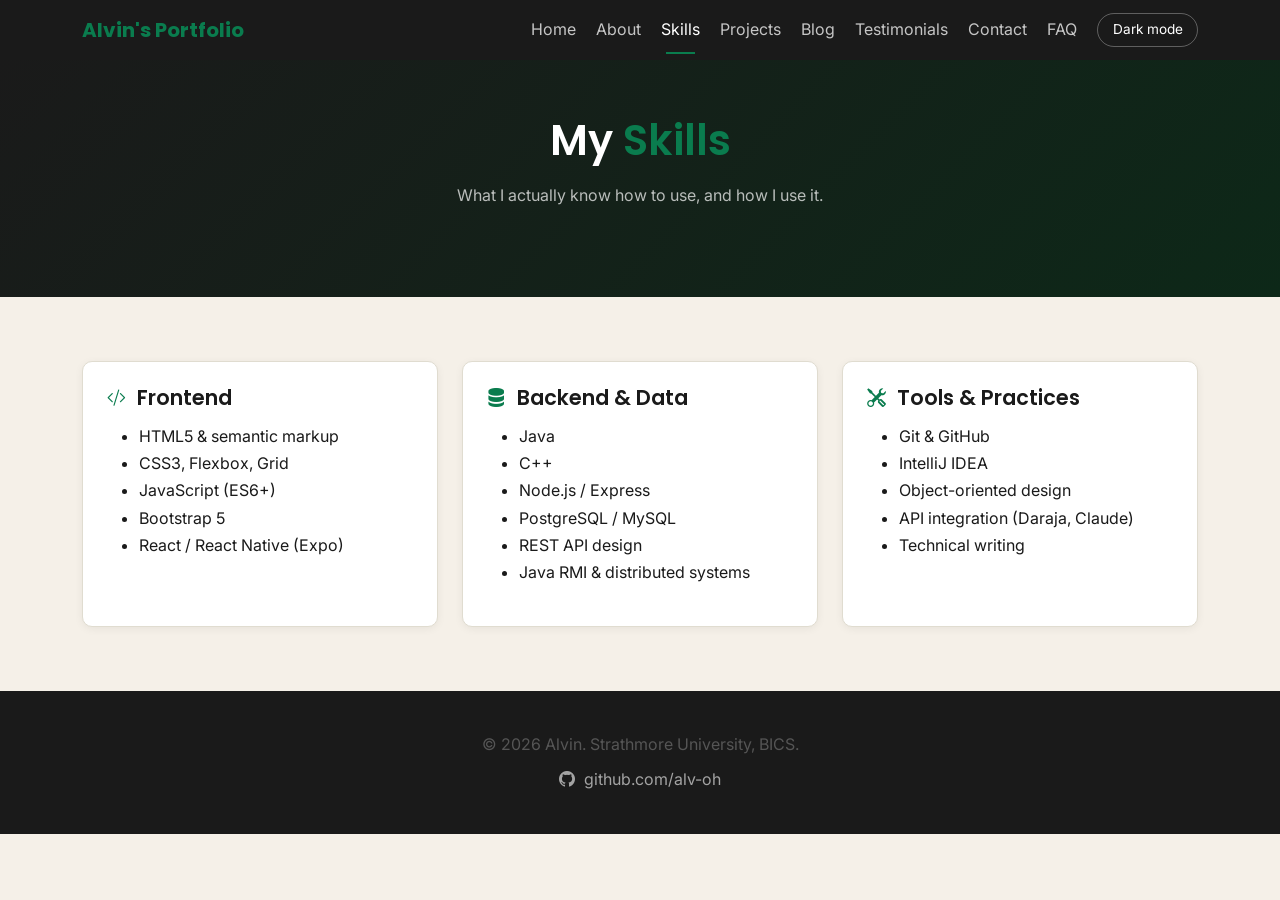
<file: skills.html>
<!DOCTYPE html>
<html lang="en" data-theme="light">

<head>
  <meta charset="UTF-8" />
  <meta name="viewport" content="width=device-width, initial-scale=1.0" />
  <meta name="description" content="Technical skills of Alvin — BICS student at Strathmore University." />
  <title>Skills — Alvin's Portfolio</title>

  <link href="https://fonts.googleapis.com/css2?family=Poppins:wght@600;700&family=Inter:wght@400;500;600&display=swap"
    rel="stylesheet" />
  <link href="https://cdn.jsdelivr.net/npm/bootstrap@5.3.3/dist/css/bootstrap.min.css" rel="stylesheet" />
  <link href="https://cdn.jsdelivr.net/npm/bootstrap-icons@1.11.3/font/bootstrap-icons.min.css" rel="stylesheet" />
  <link rel="stylesheet" href="css/styles.css" />
</head>

<body>

  <!-- ============ NAVBAR ============ -->
  <nav class="navbar navbar-expand-lg navbar-dark bg-custom sticky-top" aria-label="Main navigation">
    <div class="container">
      <a class="navbar-brand" href="index.html">Alvin's Portfolio</a>

      <button class="navbar-toggler" type="button" data-bs-toggle="collapse" data-bs-target="#navMenu"
        aria-controls="navMenu" aria-expanded="false" aria-label="Toggle navigation menu">
        <span class="navbar-toggler-icon"></span>
      </button>

      <div class="collapse navbar-collapse" id="navMenu">
        <ul class="navbar-nav ms-auto align-items-center gap-1">
          <li class="nav-item"><a class="nav-link" href="index.html">Home</a></li>
          <li class="nav-item"><a class="nav-link" href="about.html">About</a></li>
          <li class="nav-item"><a class="nav-link active" href="skills.html">Skills</a></li>
          <li class="nav-item"><a class="nav-link" href="projects.html">Projects</a></li>
          <li class="nav-item"><a class="nav-link" href="blog.html">Blog</a></li>
          <li class="nav-item"><a class="nav-link" href="testimonials.html">Testimonials</a></li>
          <li class="nav-item"><a class="nav-link" href="contact.html">Contact</a></li>
          <li class="nav-item"><a class="nav-link" href="faq.html">FAQ</a></li>
          <li class="nav-item ms-2">
            <button class="theme-btn" id="theme-btn" aria-label="Toggle dark and light mode">Dark mode</button>
          </li>
        </ul>
      </div>
    </div>
  </nav>

  <main>

    <!-- ============ PAGE HEADER ============ -->
    <section class="hero" style="padding: 3.5rem 0;">
      <div class="container">
        <h1>My <span>Skills</span></h1>
        <p>What I actually know how to use, and how I use it.</p>
      </div>
    </section>

    <!-- ============ SKILLS GRID ============ -->
    <section class="section">
      <div class="container">
        <div class="row g-4">

          <div class="col-md-4">
            <div class="card-simple">
              <h3><i class="bi bi-code-slash" aria-hidden="true"></i> Frontend</h3>
              <ul>
                <li>HTML5 &amp; semantic markup</li>
                <li>CSS3, Flexbox, Grid</li>
                <li>JavaScript (ES6+)</li>
                <li>Bootstrap 5</li>
                <li>React / React Native (Expo)</li>
              </ul>
            </div>
          </div>

          <div class="col-md-4">
            <div class="card-simple">
              <h3><i class="bi bi-server" aria-hidden="true"></i> Backend &amp; Data</h3>
              <ul>
                <li>Java</li>
                <li>C++</li>
                <li>Node.js / Express</li>
                <li>PostgreSQL / MySQL</li>
                <li>REST API design</li>
                <li>Java RMI &amp; distributed systems</li>
              </ul>
            </div>
          </div>

          <div class="col-md-4">
            <div class="card-simple">
              <h3><i class="bi bi-tools" aria-hidden="true"></i> Tools &amp; Practices</h3>
              <ul>
                <li>Git &amp; GitHub</li>
                <li>IntelliJ IDEA</li>
                <li>Object-oriented design</li>
                <li>API integration (Daraja, Claude)</li>
                <li>Technical writing</li>
              </ul>
            </div>
          </div>

        </div>
      </div>
    </section>

  </main>

  <footer class="footer-custom">
    <div class="container">
      <p class="mb-2">&copy; 2026 Alvin. Strathmore University, BICS.</p>
      <a href="https://github.com/alv-oh" target="_blank" rel="noopener"><i class="bi bi-github" aria-hidden="true"></i>
        github.com/alv-oh</a>
    </div>
  </footer>

  <script src="https://cdn.jsdelivr.net/npm/bootstrap@5.3.3/dist/js/bootstrap.bundle.min.js"></script>
  <script src="js/main.js"></script>
</body>

</html>
</file>
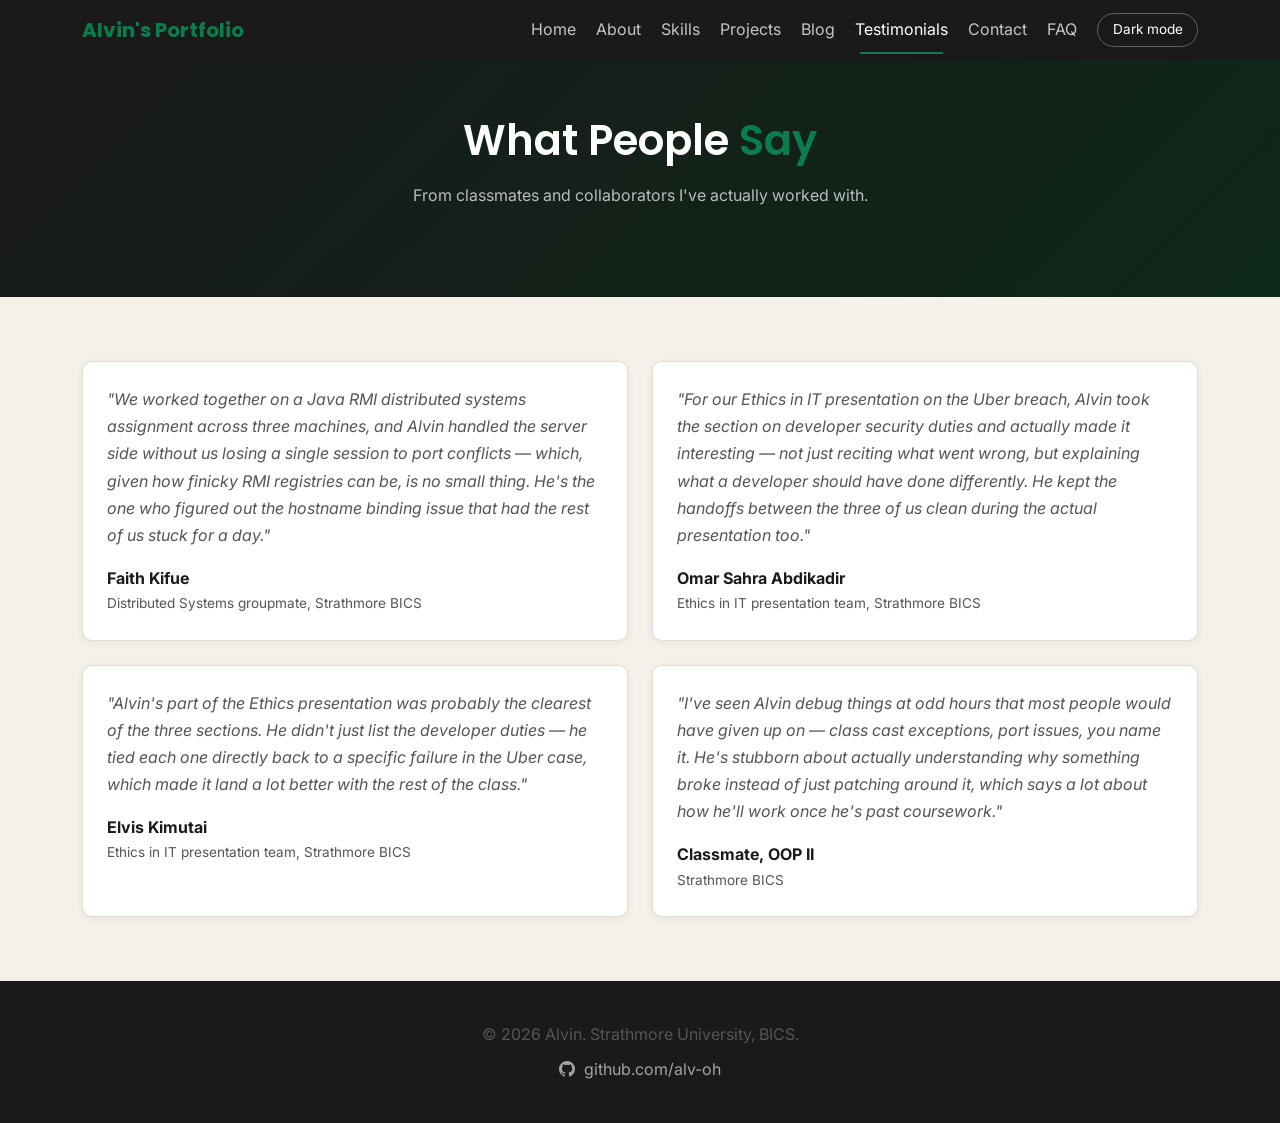
<file: testimonials.html>
<!DOCTYPE html>
<html lang="en" data-theme="light">

<head>
  <meta charset="UTF-8" />
  <meta name="viewport" content="width=device-width, initial-scale=1.0" />
  <meta name="description" content="What classmates and collaborators say about working with Alvin." />
  <title>Testimonials — Alvin's Portfolio</title>

  <link href="https://fonts.googleapis.com/css2?family=Poppins:wght@600;700&family=Inter:wght@400;500;600&display=swap"
    rel="stylesheet" />
  <link href="https://cdn.jsdelivr.net/npm/bootstrap@5.3.3/dist/css/bootstrap.min.css" rel="stylesheet" />
  <link href="https://cdn.jsdelivr.net/npm/bootstrap-icons@1.11.3/font/bootstrap-icons.min.css" rel="stylesheet" />
  <link rel="stylesheet" href="css/styles.css" />
</head>

<body>

  <!-- ============ NAVBAR ============ -->
  <nav class="navbar navbar-expand-lg navbar-dark bg-custom sticky-top" aria-label="Main navigation">
    <div class="container">
      <a class="navbar-brand" href="index.html">Alvin's Portfolio</a>

      <button class="navbar-toggler" type="button" data-bs-toggle="collapse" data-bs-target="#navMenu"
        aria-controls="navMenu" aria-expanded="false" aria-label="Toggle navigation menu">
        <span class="navbar-toggler-icon"></span>
      </button>

      <div class="collapse navbar-collapse" id="navMenu">
        <ul class="navbar-nav ms-auto align-items-center gap-1">
          <li class="nav-item"><a class="nav-link" href="index.html">Home</a></li>
          <li class="nav-item"><a class="nav-link" href="about.html">About</a></li>
          <li class="nav-item"><a class="nav-link" href="skills.html">Skills</a></li>
          <li class="nav-item"><a class="nav-link" href="projects.html">Projects</a></li>
          <li class="nav-item"><a class="nav-link" href="blog.html">Blog</a></li>
          <li class="nav-item"><a class="nav-link active" href="testimonials.html">Testimonials</a></li>
          <li class="nav-item"><a class="nav-link" href="contact.html">Contact</a></li>
          <li class="nav-item"><a class="nav-link" href="faq.html">FAQ</a></li>
          <li class="nav-item ms-2">
            <button class="theme-btn" id="theme-btn" aria-label="Toggle dark and light mode">Dark mode</button>
          </li>
        </ul>
      </div>
    </div>
  </nav>

  <main>

    <!-- ============ PAGE HEADER ============ -->
    <section class="hero" style="padding: 3.5rem 0;">
      <div class="container">
        <h1>What People <span>Say</span></h1>
        <p>From classmates and collaborators I've actually worked with.</p>
      </div>
    </section>

    <!-- ============ TESTIMONIALS GRID ============ -->
    <section class="section">
      <div class="container">
        <div class="row g-4">

          <div class="col-md-6">
            <div class="card-simple">
              <p style="font-style: italic;">
                "We worked together on a Java RMI distributed systems assignment
                across three machines, and Alvin handled the server side without
                us losing a single session to port conflicts — which, given how
                finicky RMI registries can be, is no small thing. He's the one who
                figured out the hostname binding issue that had the rest of us stuck
                for a day."
              </p>
              <p class="mb-0 fw-bold" style="color: var(--ink);">Faith Kifue</p>
              <p class="mb-0" style="font-size: 0.85rem;">Distributed Systems groupmate, Strathmore BICS</p>
            </div>
          </div>

          <div class="col-md-6">
            <div class="card-simple">
              <p style="font-style: italic;">
                "For our Ethics in IT presentation on the Uber breach, Alvin took
                the section on developer security duties and actually made it
                interesting — not just reciting what went wrong, but explaining
                what a developer should have done differently. He kept the
                handoffs between the three of us clean during the actual
                presentation too."
              </p>
              <p class="mb-0 fw-bold" style="color: var(--ink);">Omar Sahra Abdikadir</p>
              <p class="mb-0" style="font-size: 0.85rem;">Ethics in IT presentation team, Strathmore BICS</p>
            </div>
          </div>

          <div class="col-md-6">
            <div class="card-simple">
              <p style="font-style: italic;">
                "Alvin's part of the Ethics presentation was probably the
                clearest of the three sections. He didn't just list the developer
                duties — he tied each one directly back to a specific failure in
                the Uber case, which made it land a lot better with the rest of
                the class."
              </p>
              <p class="mb-0 fw-bold" style="color: var(--ink);">Elvis Kimutai</p>
              <p class="mb-0" style="font-size: 0.85rem;">Ethics in IT presentation team, Strathmore BICS</p>
            </div>
          </div>

          <div class="col-md-6">
            <div class="card-simple">
              <p style="font-style: italic;">
                "I've seen Alvin debug things at odd hours that most people would
                have given up on — class cast exceptions, port issues, you name
                it. He's stubborn about actually understanding why something
                broke instead of just patching around it, which says a lot about
                how he'll work once he's past coursework."
              </p>
              <p class="mb-0 fw-bold" style="color: var(--ink);">Classmate, OOP II</p>
              <p class="mb-0" style="font-size: 0.85rem;">Strathmore BICS</p>
            </div>
          </div>

        </div>
      </div>
    </section>

    <!-- ============ FOOTER ============ -->
  </main>

  <footer class="footer-custom">
    <div class="container">
      <p class="mb-2">&copy; 2026 Alvin. Strathmore University, BICS.</p>
      <a href="https://github.com/alv-oh" target="_blank" rel="noopener"><i class="bi bi-github" aria-hidden="true"></i>
        github.com/alv-oh</a>
    </div>
  </footer>

  <script src="https://cdn.jsdelivr.net/npm/bootstrap@5.3.3/dist/js/bootstrap.bundle.min.js"></script>
  <script src="js/main.js"></script>
</body>

</html>
</file>
<file: css/styles.css>
/* ================================================
   ALVIN PORTFOLIO — Simple Design System
   ================================================ */

:root {
  --green: #0A7C4E;
  --green-dark: #086B43;
  --cream: #F5F0E8;
  --ink: #1A1A1A;
  --ink-soft: #555555;
  --surface: #FFFFFF;
  --border: #E0DCD0;
  --nav-bg: #1A1A1A;

  --font-heading: 'Poppins', sans-serif;
  --font-body: 'Inter', sans-serif;

  --radius: 10px;
  --shadow: 0 2px 8px rgba(0, 0, 0, 0.06);
  --shadow-hover: 0 8px 24px rgba(0, 0, 0, 0.12);
}

[data-theme="dark"] {
  --cream: #121212;
  --surface: #1E1E1E;
  --ink: #F0F0F0;
  --ink-soft: #B5B5B5;
  --border: #333333;
  --shadow: 0 2px 8px rgba(0, 0, 0, 0.3);
  --shadow-hover: 0 8px 24px rgba(0, 0, 0, 0.5);
}

* {
  box-sizing: border-box;
  margin: 0;
  padding: 0;
}

body {
  font-family: var(--font-body);
  background: var(--cream);
  color: var(--ink);
  line-height: 1.7;
  transition: background-color 0.3s ease, color 0.3s ease;
}

img {
  max-width: 100%;
}

a {
  color: var(--green);
  text-decoration: none;
}

a:hover {
  color: var(--green-dark);
}

h1,
h2,
h3,
h4 {
  font-family: var(--font-heading);
  font-weight: 600;
  color: var(--ink);
  margin-bottom: 0.75rem;
}

h1 {
  font-size: 2.6rem;
}

h2 {
  font-size: 1.9rem;
}

h3 {
  font-size: 1.3rem;
}

p {
  color: var(--ink-soft);
  margin-bottom: 1rem;
}

/* Icons inside headings and links */
h2 i,
h3 i {
  color: var(--green);
  margin-right: 0.4rem;
  font-size: 0.9em;
}

.footer-custom a i {
  margin-right: 0.3rem;
}

/* Navbar */
.navbar-dark.bg-custom {
  background-color: var(--nav-bg) !important;
}

.navbar-brand {
  font-family: var(--font-heading);
  font-weight: 700;
  color: var(--green) !important;
}

.nav-link {
  color: rgba(255, 255, 255, 0.75) !important;
  position: relative;
  transition: color 0.2s ease;
}

.nav-link::after {
  content: '';
  position: absolute;
  bottom: -2px;
  left: 0.8rem;
  right: 0.8rem;
  height: 2px;
  background: var(--green);
  transform: scaleX(0);
  transition: transform 0.25s ease;
}

.nav-link:hover,
.nav-link.active {
  color: #fff !important;
}

.nav-link:hover::after,
.nav-link.active::after {
  transform: scaleX(1);
}

.theme-btn {
  background: transparent;
  border: 1px solid rgba(255, 255, 255, 0.3);
  color: #fff;
  border-radius: 20px;
  padding: 0.3rem 0.9rem;
  font-size: 0.85rem;
  cursor: pointer;
}

.theme-btn:hover {
  background: var(--green);
  border-color: var(--green);
}

/* Hero */
.hero {
  background: linear-gradient(135deg, var(--nav-bg) 0%, #0d2818 100%);
  color: #fff;
  padding: 5rem 0;
  text-align: center;
}

.hero h1 {
  color: #fff;
}

.hero h1 span {
  color: var(--green);
}

.hero p {
  color: rgba(255, 255, 255, 0.7);
  max-width: 500px;
  margin: 1rem auto 2rem;
}

/* Buttons */
.btn-green {
  background: var(--green);
  border-color: var(--green);
  color: #fff;
  font-weight: 600;
  padding: 0.6rem 1.6rem;
  border-radius: 30px;
  transition: transform 0.2s ease, box-shadow 0.2s ease, background-color 0.2s ease;
}

.btn-green:hover {
  background: var(--green-dark);
  border-color: var(--green-dark);
  color: #fff;
  transform: translateY(-2px);
  box-shadow: var(--shadow-hover);
}

.btn-outline-custom {
  background: transparent;
  border: 1px solid rgba(255, 255, 255, 0.4);
  color: #fff;
  font-weight: 600;
  padding: 0.6rem 1.6rem;
  border-radius: 30px;
  transition: transform 0.2s ease, border-color 0.2s ease;
}

.btn-outline-custom:hover {
  border-color: #fff;
  color: #fff;
  transform: translateY(-2px);
}

/* Cards */
.card-simple {
  background: var(--surface);
  border: 1px solid var(--border);
  border-radius: var(--radius);
  padding: 1.5rem;
  height: 100%;
  box-shadow: var(--shadow);
  transition: transform 0.25s ease, box-shadow 0.25s ease;
}

.card-simple:hover {
  transform: translateY(-4px);
  box-shadow: var(--shadow-hover);
}

/* Sections */
.section {
  padding: 4rem 0;
}

/* Footer */
.footer-custom {
  background: var(--nav-bg);
  color: rgba(255, 255, 255, 0.6);
  padding: 2.5rem 0;
  text-align: center;
}

.footer-custom a {
  color: rgba(255, 255, 255, 0.6);
}

.footer-custom a:hover {
  color: var(--green);
}

/* Form validation */
.error-text {
  color: #c0392b;
  font-size: 0.82rem;
  display: block;
  min-height: 1.1rem;
  margin-top: 0.25rem;
}

.input-invalid {
  border-color: #c0392b !important;
}

.success-box {
  background: rgba(10, 124, 78, 0.1);
  border: 1px solid var(--green);
  color: var(--green-dark);
  border-radius: var(--radius);
  padding: 1rem;
  margin-top: 1.25rem;
  font-size: 0.92rem;
}

/* FAQ Accordion */
.accordion-item {
  background: var(--surface);
  border: 1px solid var(--border);
  margin-bottom: 0.75rem;
  border-radius: var(--radius);
  overflow: hidden;
}

.accordion-button {
  background: var(--surface);
  color: var(--ink);
  font-weight: 600;
  font-family: var(--font-heading);
}

.accordion-button:not(.collapsed) {
  background: rgba(10, 124, 78, 0.08);
  color: var(--green-dark);
  box-shadow: none;
}

.accordion-button:focus {
  box-shadow: none;
  border-color: var(--border);
}

.accordion-body {
  color: var(--ink-soft);
}

/* Filter bar (projects gallery) */
.filter-bar {
  display: flex;
  gap: 0.6rem;
  flex-wrap: wrap;
}

.filter-btn {
  background: var(--cream);
  border: 1px solid var(--border);
  color: var(--ink-soft);
  border-radius: 30px;
  padding: 0.45rem 1.2rem;
  font-size: 0.85rem;
  font-weight: 600;
  cursor: pointer;
  transition: all 0.2s ease;
}

.filter-btn:hover {
  border-color: var(--green);
  color: var(--green-dark);
}

.filter-btn.active {
  background: var(--green);
  border-color: var(--green);
  color: #fff;
}

/* Tag pill (used inside project cards) */
.tag-pill {
  display: inline-block;
  background: rgba(10, 124, 78, 0.1);
  color: var(--green-dark);
  font-size: 0.72rem;
  font-weight: 600;
  padding: 0.25rem 0.65rem;
  border-radius: 4px;
}

/* Profile photo */
.profile-photo {
  width: 300px;
  height: 300px;
  object-fit: cover;
  border-radius: 50%;
  border: 3px solid var(--green);
}
</file>
